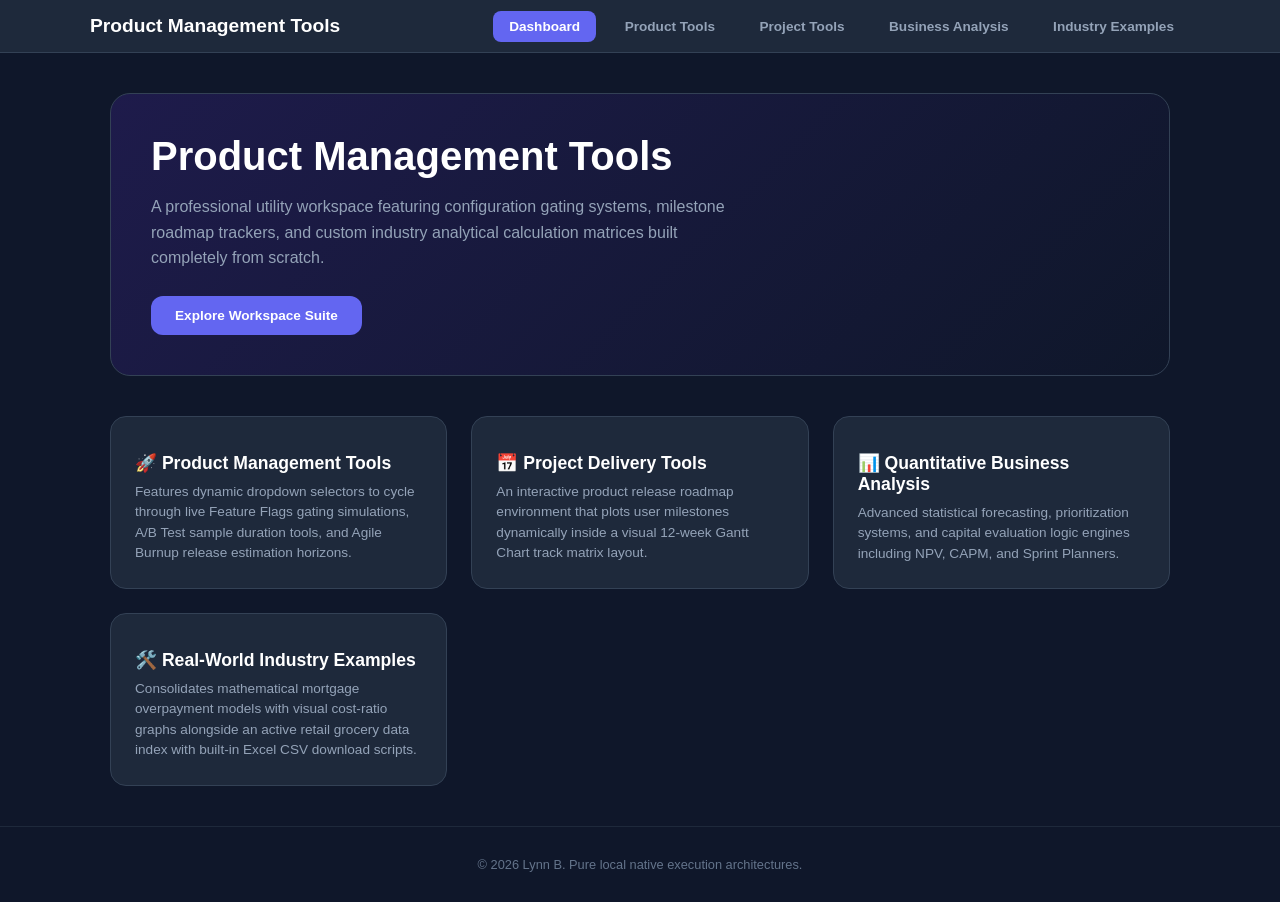
<file: index.html>
<!DOCTYPE html>
<html lang="en">
<head>
    <meta charset="UTF-8">
    <meta name="viewport" content="width=device-width, initial-scale=1.0">
    <title>Lynn's Portfolio | Dashboard</title>
    <link rel="stylesheet" href="style.css">
</head>
<body>
    <header>
        <div class="nav-container">
            <div class="logo">Product Management Tools</div>
            <nav>
                <a href="index.html" class="active">Dashboard</a>
                <a href="pm-tools.html">Product Tools</a>
                <a href="projects.html">Project Tools</a>
                <a href="analysis.html">Business Analysis</a>
                <a href="examples.html">Industry Examples</a>
            </nav>
        </div>
    </header>
    <main>
        <div class="hero">
            <h1>Product Management Tools</h1>
            <p>A professional utility workspace featuring configuration gating systems, milestone roadmap trackers, and custom industry analytical calculation matrices built completely from scratch.</p>
            <a href="pm-tools.html" class="btn btn-primary">Explore Workspace Suite</a>
        </div>
        <div class="grid">
            <a href="pm-tools.html" class="card">
                <h3>🚀 Product Management Tools</h3>
                <p>Features dynamic dropdown selectors to cycle through live Feature Flags gating simulations, A/B Test sample duration tools, and Agile Burnup release estimation horizons.</p>
            </a>
            <a href="projects.html" class="card">
                <h3>📅 Project Delivery Tools</h3>
                <p>An interactive product release roadmap environment that plots user milestones dynamically inside a visual 12-week Gantt Chart track matrix layout.</p>
            </a>
            <a href="analysis.html" class="card">
                <h3>📊 Quantitative Business Analysis</h3>
                <p>Advanced statistical forecasting, prioritization systems, and capital evaluation logic engines including NPV, CAPM, and Sprint Planners.</p>
            </a>
            <a href="examples.html" class="card">
                <h3>🛠️ Real-World Industry Examples</h3>
                <p>Consolidates mathematical mortgage overpayment models with visual cost-ratio graphs alongside an active retail grocery data index with built-in Excel CSV download scripts.</p>
            </a>
        </div>
    </main>
    <footer>&copy; 2026 Lynn B. Pure local native execution architectures.</footer>
</body>
</html>
</file>
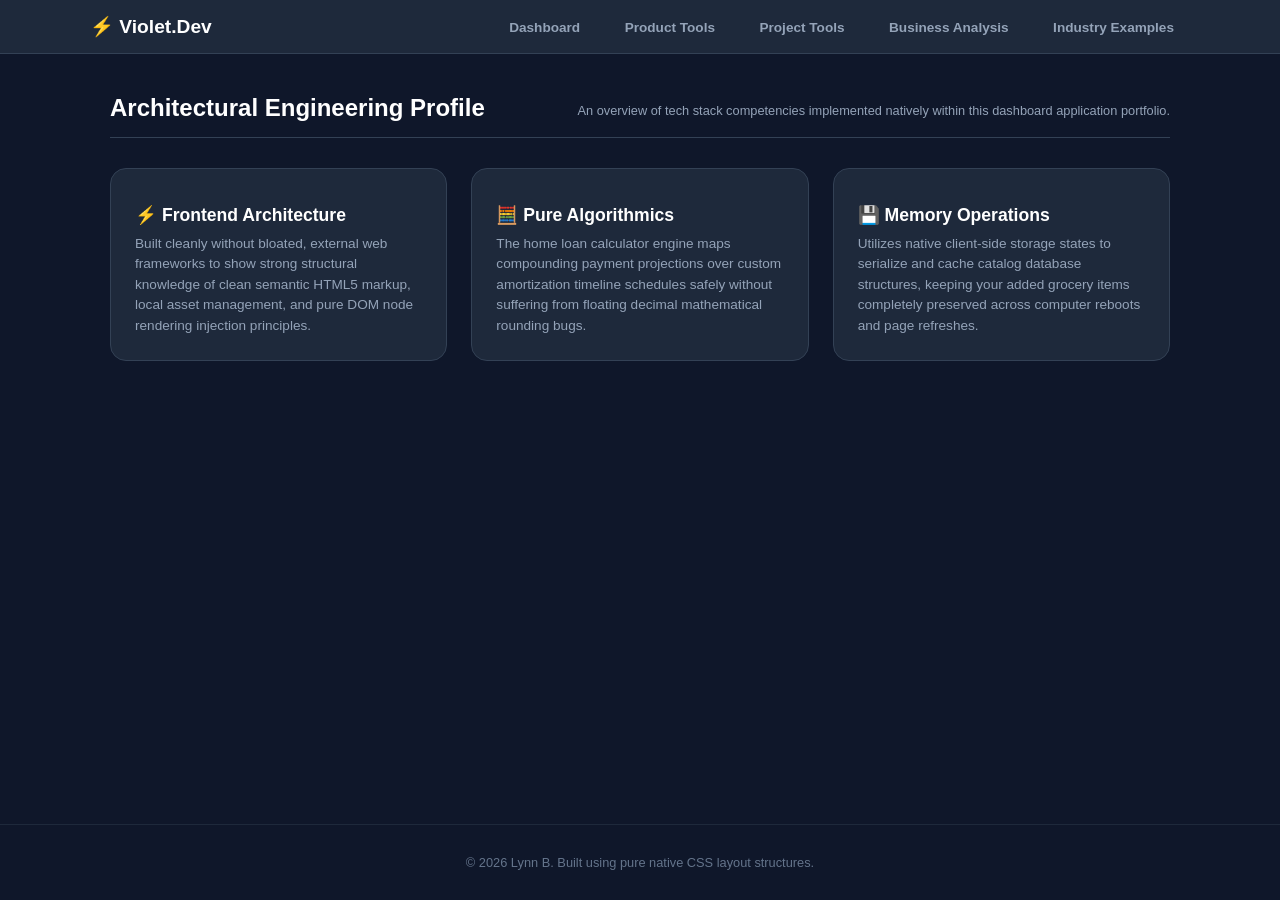
<file: about.html>
<!DOCTYPE html>
<html lang="en">
<head>
    <meta charset="UTF-8">
    <meta name="viewport" content="width=device-width, initial-scale=1.0">
    <title>Lynn's Portfolio | About Me</title>
     <link rel="stylesheet" href="style.css">
        <!-- PWA Installation Assets -->
    <link rel="manifest" href="manifest.json">
    <script>
        if ('serviceWorker' in navigator) {
            navigator.serviceWorker.register('sw.js');
        }
    </script>

</head>
<body>
    <header>
        <div class="nav-container">
            <div class="logo">⚡ Violet.Dev</div>
           <nav class="flex space-x-2 bg-slate-800/60 p-1 rounded-xl border border-slate-700/50 text-xs font-bold">
    <a href="index.html">Dashboard</a>
    <a href="pm-tools.html">Product Tools</a>
    <a href="projects.html">Project Tools</a>
    <a href="analysis.html">Business Analysis</a>
    <a href="examples.html">Industry Examples</a>
</nav>
        </div>
    </header>
    <main>
        <div class="title-block">
            <h2>Architectural Engineering Profile</h2>
            <p>An overview of tech stack competencies implemented natively within this dashboard application portfolio.</p>
        </div>
        <div class="grid">
            <div class="card">
                <h3>⚡ Frontend Architecture</h3>
                <p>Built cleanly without bloated, external web frameworks to show strong structural knowledge of clean semantic HTML5 markup, local asset management, and pure DOM node rendering injection principles.</p>
            </div>
            <div class="card">
                <h3>🧮 Pure Algorithmics</h3>
                <p>The home loan calculator engine maps compounding payment projections over custom amortization timeline schedules safely without suffering from floating decimal mathematical rounding bugs.</p>
            </div>
            <div class="card">
                <h3>💾 Memory Operations</h3>
                <p>Utilizes native client-side storage states to serialize and cache catalog database structures, keeping your added grocery items completely preserved across computer reboots and page refreshes.</p>
            </div>
        </div>
    </main>
    <footer>&copy; 2026 Lynn B. Built using pure native CSS layout structures.</footer>
</body>
</html>
</file>
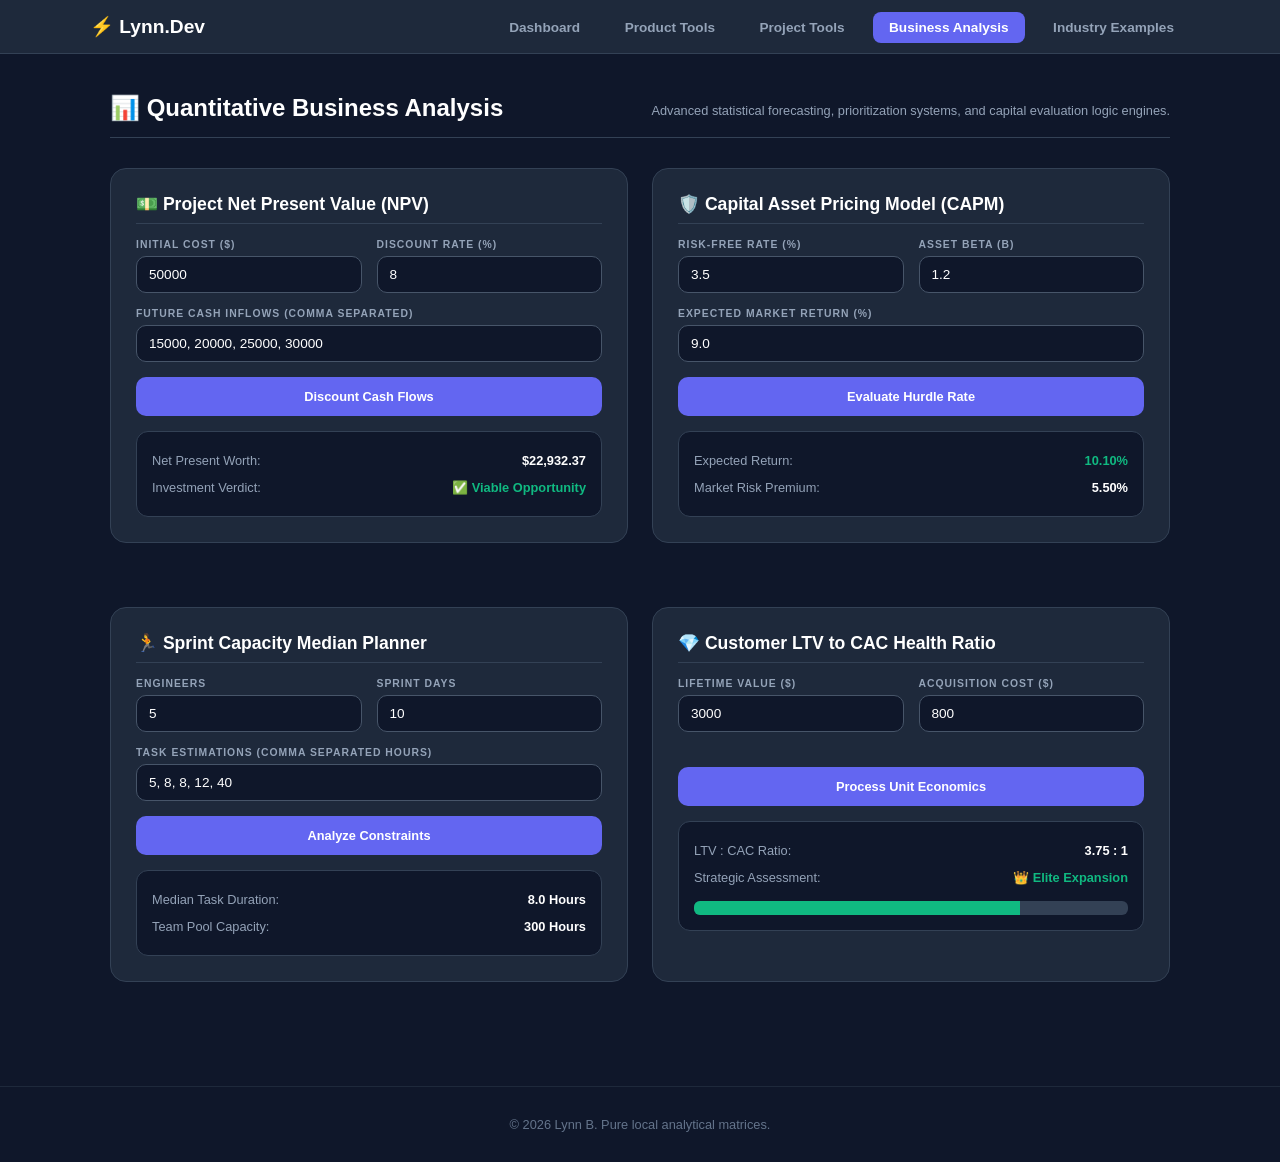
<file: analysis.html>
<!DOCTYPE html>
<html lang="en">
<head>
    <meta charset="UTF-8">
    <meta name="viewport" content="width=device-width, initial-scale=1.0">
    <title>Lynn's Portfolio | Business Analysis</title>
    <link rel="stylesheet" href="style.css">
</head>
<body>
    <header>
        <div class="nav-container">
            <div class="logo">⚡ Lynn.Dev</div>
            <nav>
                <a href="index.html">Dashboard</a>
                <a href="pm-tools.html">Product Tools</a>
                <a href="projects.html">Project Tools</a>
                <a href="analysis.html" class="active">Business Analysis</a>
                <a href="examples.html">Industry Examples</a>
            </nav>
        </div>
    </header>
    <main>
        <div class="title-block">
            <h2>📊 Quantitative Business Analysis</h2>
            <p>Advanced statistical forecasting, prioritization systems, and capital evaluation logic engines.</p>
        </div>

        <div class="grid-two-col">
            <!-- WIDGET 1: NPV -->
            <div class="section-block">
                <h3>💵 Project Net Present Value (NPV)</h3>
                <div class="form-row">
                    <div class="form-group"><label>Initial Cost ($)</label><input type="number" id="npvInitial" value="50000"></div>
                    <div class="form-group"><label>Discount Rate (%)</label><input type="number" id="npvRate" value="8" step="0.1"></div>
                </div>
                <div class="form-group"><label>Future Cash Inflows (Comma Separated)</label><input type="text" id="npvFlows" value="15000, 20000, 25000, 30000"></div>
                <button onclick="calculateNPV()" class="calc-btn">Discount Cash Flows</button>
                <div class="result-display">
                    <div class="result-row"><div class="lbl">Net Present Worth:</div><div id="npvOutput" class="val">$0.00</div></div>
                    <div class="result-row"><div class="lbl">Investment Verdict:</div><div id="npvVerdict" class="val">-</div></div>
                </div>
            </div>

            <!-- WIDGET 2: CAPM -->
            <div class="section-block">
                <h3>🛡️ Capital Asset Pricing Model (CAPM)</h3>
                <div class="form-row">
                    <div class="form-group"><label>Risk-Free Rate (%)</label><input type="number" id="capmRiskFree" value="3.5" step="0.1"></div>
                    <div class="form-group"><label>Asset Beta (β)</label><input type="number" id="capmBeta" value="1.2" step="0.01"></div>
                </div>
                <div class="form-group"><label>Expected Market Return (%)</label><input type="number" id="capmMarket" value="9.0" step="0.1"></div>
                <button onclick="calculateCAPM()" class="calc-btn">Evaluate Hurdle Rate</button>
                <div class="result-display">
                    <div class="result-row"><div class="lbl">Expected Return:</div><div id="capmOutput" class="val" style="color:#10b981;">0.00%</div></div>
                    <div class="result-row"><div class="lbl">Market Risk Premium:</div><div id="mrpOutput" class="val">0.00%</div></div>
                </div>
            </div>
        </div>

        <div class="grid-two-col">
            <!-- WIDGET 3: SPRINT ESTIMATION -->
            <div class="section-block">
                <h3>🏃 Sprint Capacity Median Planner</h3>
                <div class="form-row">
                    <div class="form-group"><label>Engineers</label><input type="number" id="teamSize" value="5"></div>
                    <div class="form-group"><label>Sprint Days</label><input type="number" id="sprintDays" value="10"></div>
                </div>
                <div class="form-group"><label>Task Estimations (Comma Separated Hours)</label><input type="text" id="taskEstimates" value="5, 8, 8, 12, 40"></div>
                <button onclick="calculateSprint()" class="calc-btn">Analyze Constraints</button>
                <div class="result-display">
                    <div class="result-row"><div class="lbl">Median Task Duration:</div><div id="medianOutput" class="val">0 Hours</div></div>
                    <div class="result-row"><div class="lbl">Team Pool Capacity:</div><div id="capacityOutput" class="val">0 Hours</div></div>
                </div>
            </div>

            <!-- WIDGET 4: LTV / CAC GAUGE -->
            <div class="section-block">
                <h3>💎 Customer LTV to CAC Health Ratio</h3>
                <div class="form-row">
                    <div class="form-group"><label>Lifetime Value ($)</label><input type="number" id="ltvValue" value="3000"></div>
                    <div class="form-group"><label>Acquisition Cost ($)</label><input type="number" id="cacValue" value="800"></div>
                </div>
                <button onclick="calculateLTV()" class="calc-btn" style="margin-top:20px;">Process Unit Economics</button>
                <div class="result-display">
                    <div class="result-row"><div class="lbl">LTV : CAC Ratio:</div><div id="ratioOutput" class="val">0.00 : 1</div></div>
                    <div class="result-row"><div class="lbl">Strategic Assessment:</div><div id="healthOutput" class="val">-</div></div>
                    <div class="gauge-container"><div id="gaugeBar" class="gauge-bar"></div></div>
                </div>
            </div>
        </div>
    </main>
    <footer>&copy; 2026 Lynn B. Pure local analytical matrices.</footer>

    <script>
        function calculateSprint() {
            const team = parseInt(document.getElementById('teamSize').value) || 0;
            const days = parseInt(document.getElementById('sprintDays').value) || 0;
            const arr = document.getElementById('taskEstimates').value.split(',').map(x => parseFloat(x.trim())).filter(x => !isNaN(x)).sort((a, b) => a - b);
            const totalCapacityPool = team * days * 6;
            if(arr.length === 0) return;
            let median = 0; const mid = Math.floor(arr.length / 2);
            if(arr.length % 2 !== 0) { median = arr[mid]; } else { median = (arr[mid - 1] + arr[mid]) / 2; }
            document.getElementById('medianOutput').textContent = median.toFixed(1) + ' Hours';
            document.getElementById('capacityOutput').textContent = totalCapacityPool + ' Hours';
        }

        function calculateLTV() {
            const ltv = parseFloat(document.getElementById('ltvValue').value) || 0;
            const cac = parseFloat(document.getElementById('cacValue').value) || 1;
            const ratio = ltv / cac;
            document.getElementById('ratioOutput').textContent = ratio.toFixed(2) + ' : 1';
            const bar = document.getElementById('gaugeBar'); const status = document.getElementById('healthOutput');
            bar.style.width = Math.min((ratio / 5) * 100, 100) + '%';
if(ratio < 1.0) { status.textContent = '⚠️ Distressed'; status.style.color = '#ef4444'; bar.style.backgroundColor = '#ef4444'; }else if(ratio >= 1.0 && ratio < 3.0) { status.textContent = '⚖️ Sub-Optimal'; status.style.color = '#f59e0b'; bar.style.backgroundColor = '#f59e0b'; }else { status.textContent = '👑 Elite Expansion'; status.style.color = '#10b981'; bar.style.backgroundColor = '#10b981'; }}function calculateNPV() {const initial = parseFloat(document.getElementById('npvInitial').value) || 0;const rate = (parseFloat(document.getElementById('npvRate').value) || 0) / 100;const flows = document.getElementById('npvFlows').value.split(',').map(x => parseFloat(x.trim())).filter(x => !isNaN(x));let npv = -initial;for(let t = 0; t < flows.length; t++) { npv += flows[t] / Math.pow(1 + rate, t + 1); }document.getElementById('npvOutput').textContent = (npv >= 0 ? '$' : '-$') + Math.abs(npv).toLocaleString(undefined, {minimumFractionDigits: 2, maximumFractionDigits: 2});const verdict = document.getElementById('npvVerdict');if(npv > 0) { verdict.textContent = '✅ Viable Opportunity'; verdict.style.color = '#10b981'; }else { verdict.textContent = '❌ Value Destructive'; verdict.style.color = '#ef4444'; }}function calculateCAPM() {const rf = (parseFloat(document.getElementById('capmRiskFree').value) || 0) / 100;const beta = parseFloat(document.getElementById('capmBeta').value) || 0;const rm = (parseFloat(document.getElementById('capmMarket').value) || 0) / 100;const mrp = rm - rf;document.getElementById('capmOutput').textContent = ((rf + (beta * mrp)) * 100).toFixed(2) + '%';document.getElementById('mrpOutput').textContent = (mrp * 100).toFixed(2) + '%';}window.onload = function() { calculateSprint(); calculateLTV(); calculateNPV(); calculateCAPM(); }
    </script>
</body>
</html>
</file>
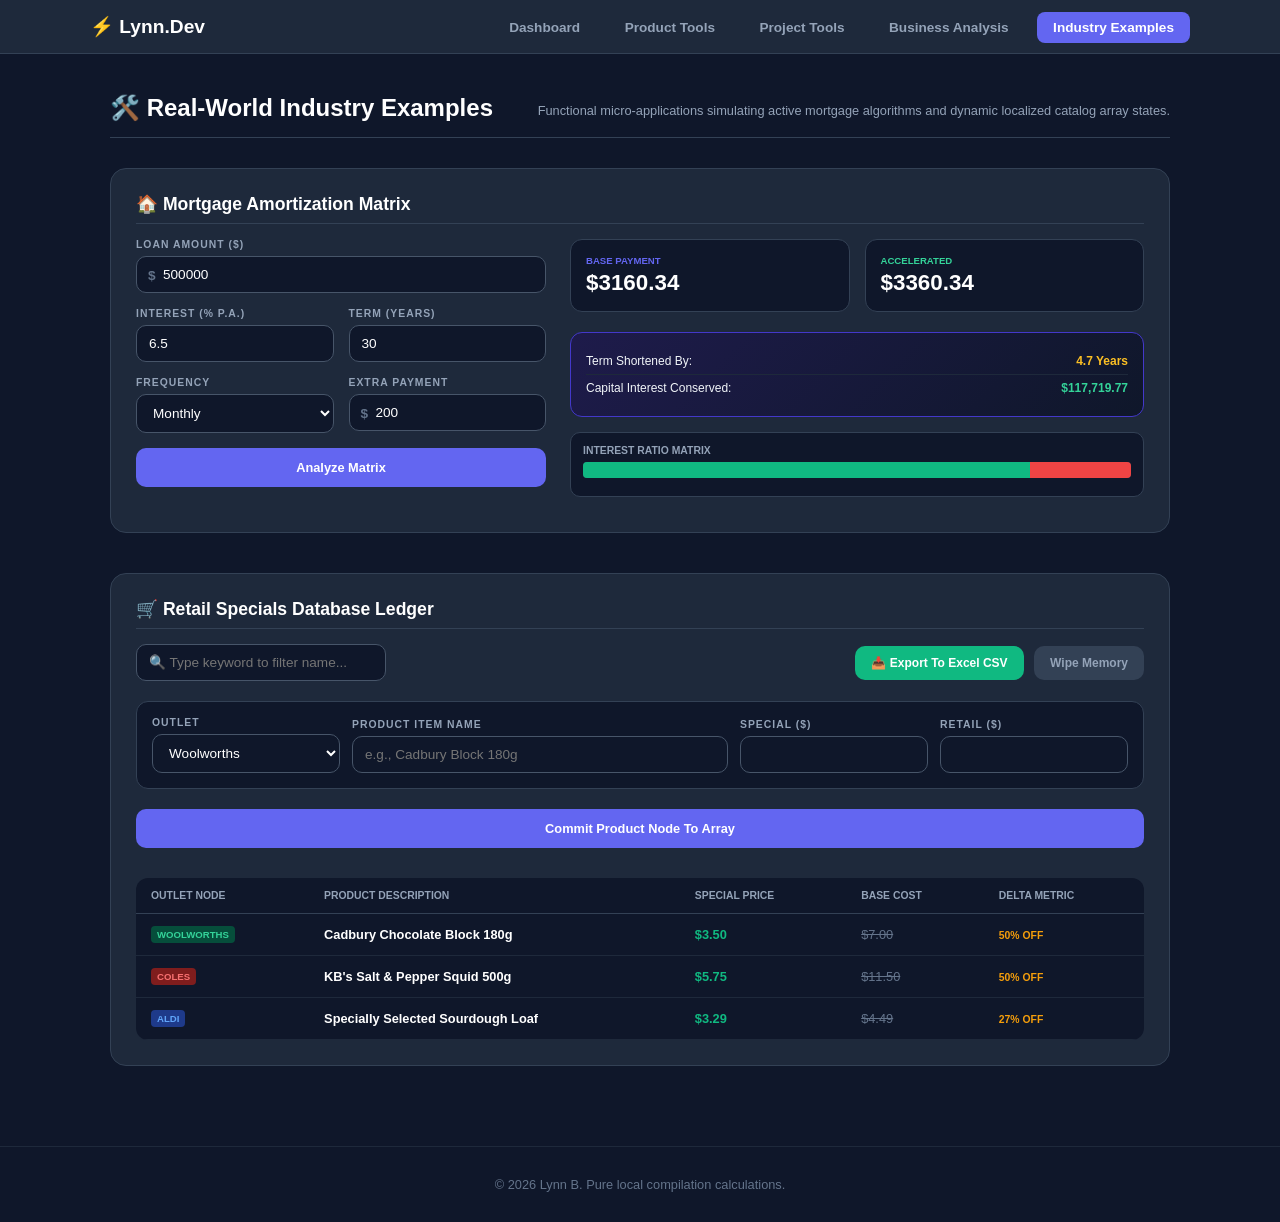
<file: examples.html>
<!DOCTYPE html>
<html lang="en">
<head>
    <meta charset="UTF-8">
    <meta name="viewport" content="width=device-width, initial-scale=1.0">
    <title>Lynn's Portfolio | Industry Examples</title>
    <link rel="stylesheet" href="style.css">
</head>
<body>
    <header>
        <div class="nav-container">
            <div class="logo">⚡ Lynn.Dev</div>
            <nav>
                <a href="index.html">Dashboard</a>
                <a href="pm-tools.html">Product Tools</a>
                <a href="projects.html">Project Tools</a>
                <a href="analysis.html">Business Analysis</a>
                <a href="examples.html" class="active">Industry Examples</a>
            </nav>
        </div>
    </header>
    <main>
        <div class="title-block">
            <h2>🛠️ Real-World Industry Examples</h2>
            <p>Functional micro-applications simulating active mortgage algorithms and dynamic localized catalog array states.</p>
        </div>

        <!-- LOANS MATRIX -->
        <div class="section-block">
            <h3>🏠 Mortgage Amortization Matrix</h3>
            <div class="grid-calc">
                <div>
                    <div class="form-group"><label>Loan Amount ($)</label><div class="input-wrapper"><span>$</span><input type="number" id="loanAmount" value="500000" class="has-symbol"></div></div>
                    <div class="form-row">
                        <div class="form-group"><label>Interest (% p.a.)</label><input type="number" id="interestRate" value="6.5" step="0.01"></div>
                        <div class="form-group"><label>Term (Years)</label><input type="number" id="loanTerm" value="30"></div>
                    </div>
                    <div class="form-row">
                        <div class="form-group"><label>Frequency</label><select id="frequency"><option value="12">Monthly</option><option value="26">Fortnightly</option></select></div>
                        <div class="form-group"><label>Extra Payment</label><div class="input-wrapper"><span>$</span><input type="number" id="extraPayment" value="200" class="has-symbol"></div></div>
                    </div>
                    <button onclick="calculateLoan()" class="calc-btn">Analyze Matrix</button>
                </div>
                <div style="display: flex; flex-direction: column; justify-content: space-between;">
                    <div class="results-box">
                        <div class="result-card"><span>Base Payment</span><div id="baseRepaymentResult" class="value">$0.00</div></div>
                        <div class="result-card"><span style="color:#34d399;">Accelerated</span><div id="totalRepaymentResult" class="value">$0.00</div></div>
                    </div>
                    <div class="impact-box">
                        <div class="impact-row" style="border:none;"><span class="lbl">Term Shortened By:</span><span id="timeSaved" class="val" style="color:#fbbf24;">0 Years</span></div>
                        <div class="impact-row"><span class="lbl">Capital Interest Conserved:</span><span id="interestSaved" class="val">$0.00</span></div>
                    </div>
                    <div style="background:#0f172a; border:1px solid #334155; padding:12px; border-radius:10px; margin-bottom:10px;">
                        <span style="font-size:0.65rem; color:#94a3b8; text-transform:uppercase; font-weight:700; display:block; margin-bottom:6px;">Interest Ratio Matrix</span>
                        <div class="bar-container"><div id="barExtra" class="bar-extra" style="width:50%;"></div><div id="barBase" class="bar-base" style="width:50%;"></div></div>
                    </div>
                </div>
            </div>
        </div>

        <!-- GROCERIES LEDGER -->
        <div class="section-block">
            <h3>🛒 Retail Specials Database Ledger</h3>
            <div class="retail-toolbar">
                <div class="form-group" style="margin:0; width: 250px;"><input type="text" id="tableSearch" placeholder="🔍 Type keyword to filter name..." onkeyup="renderGroceryTable()"></div>
                <div>
                    <button onclick="exportToCSV()" style="background:#10b981; border:none; color:#fff; font-weight:700; font-size:0.75rem; padding:10px 16px; border-radius:10px; cursor:pointer;">📥 Export To Excel CSV</button>
                    <button onclick="clearSavedGroceries()" style="background:#334155; border:none; color:#94a3b8; font-weight:700; font-size:0.75rem; padding:10px 16px; border-radius:10px; cursor:pointer; margin-left:6px;">Wipe Memory</button>
                </div>
            </div>

            <div class="retail-form">
                <div class="form-group" style="margin:0;"><label>Outlet</label><select id="newStore"><option>Woolworths</option><option>Coles</option><option>Aldi</option></select></div>
                <div class="form-group" style="margin:0;"><label>Product Item Name</label><input type="text" id="newItemName" placeholder="e.g., Cadbury Block 180g"></div>
                <div class="form-group" style="margin:0;"><label>Special ($)</label><input type="number" id="newSpecialPrice" step="0.01"></div>
                <div class="form-group" style="margin:0;"><label>Retail ($)</label><input type="number" id="newNormalPrice" step="0.01"></div>
            </div>
            <button onclick="addNewSpecialItem()" class="calc-btn" style="margin-bottom:20px;">Commit Product Node To Array</button>

            <table style="width:100%;">
                <thead><tr><th>Outlet Node</th><th>Product Description</th><th>Special Price</th><th>Base Cost</th><th>Delta Metric</th></tr></thead>
                <tbody id="groceryTableBody"></tbody>
            </table>
        </div>
    </main>
    <footer>&copy; 2026 Lynn B. Pure local compilation calculations.</footer>

    <script>
        function calculateLoan() {
            const P = parseFloat(document.getElementById('loanAmount').value) || 0;
            const annualRate = (parseFloat(document.getElementById('interestRate').value) || 0) / 100;
            const totalYears = parseFloat(document.getElementById('loanTerm').value) || 0;
            const n = parseInt(document.getElementById('frequency').value);
            const extra = parseFloat(document.getElementById('extraPayment').value) || 0;
            if (P <= 0 || annualRate <= 0) return;

            const r = annualRate / n; const totalPayments = totalYears * n;
            const basePayment = (P * r * Math.pow(1 + r, totalPayments)) / (Math.pow(1 + r, totalPayments) - 1);
            document.getElementById('baseRepaymentResult').textContent = '$' + basePayment.toFixed(2);
            document.getElementById('totalRepaymentResult').textContent = '$' + (basePayment + extra).toFixed(2);

            let balanceBase = P, balanceExtra = P, totalInterestBase = 0, totalInterestExtra = 0, basePeriods = 0, extraPeriods = 0;
            while (balanceBase > 0 && basePeriods < 1200) { let i = balanceBase * r; totalInterestBase += i; balanceBase = balanceBase + i - basePayment; basePeriods++; }
            while (balanceExtra > 0 && extraPeriods < 1200) { let i = balanceExtra * r; totalInterestExtra += i; let pay = Math.min(basePayment + extra, balanceExtra + i); balanceExtra = balanceExtra + i - pay; extraPeriods++; }

            const interestSaved = Math.max(0, totalInterestBase - totalInterestExtra);
            document.getElementById('interestSaved').textContent = '$' + interestSaved.toLocaleString(undefined, {minimumFractionDigits: 2, maximumFractionDigits: 2});
            document.getElementById('timeSaved').textContent = ((basePeriods - extraPeriods) / n).toFixed(1) + ' Years';

            const pctExtra = totalInterestBase > 0 ? (totalInterestExtra / totalInterestBase) * 100 : 0;
            document.getElementById('barExtra').style.width = pctExtra + '%';
            document.getElementById('barBase').style.width = (100 - pctExtra) + '%';
        }

        const defaultGroceryData = [
            { store: 'Woolworths', item: 'Cadbury Chocolate Block 180g', specialPrice: 3.50, normalPrice: 7.00 },
            { store: 'Coles', item: 'KB\'s Salt & Pepper Squid 500g', specialPrice: 5.75, normalPrice: 11.50 },
            { store: 'Aldi', item: 'Specially Selected Sourdough Loaf', specialPrice: 3.29, normalPrice: 4.49 }
        ];
        let groceryData = JSON.parse(localStorage.getItem('violet_portfolio_groceries')) || defaultGroceryData;

        function renderGroceryTable() {
            const tbody = document.getElementById('groceryTableBody');
            const searchKeyword = document.getElementById('tableSearch').value.toLowerCase();
            tbody.innerHTML = '';
            groceryData.forEach(item => {
                if (item.item.toLowerCase().indexOf(searchKeyword) === -1) return;
                const savingsPct = (((item.normalPrice - item.specialPrice) / item.normalPrice) * 100).toFixed(0);
                let cls = 'badge-generic';
                if (item.store === 'Woolworths') cls = 'badge-woolworths';
                if (item.store === 'Coles') cls = 'badge-coles';
                if (item.store === 'Aldi') cls = 'badge-aldi';
                const row = '<tr>' +
                    '<td><span class="badge ' + cls + '">' + item.store + '</span></td>' +
                    '<td style="font-weight:700; color:#fff;">' + item.item + '</td>' +
                    '<td style="color:#10b981; font-weight:700;">$' + item.specialPrice.toFixed(2) + '</td>' +
                    '<td style="color:#64748b; text-decoration:line-through;">$' + item.normalPrice.toFixed(2) + '</td>' +
                    '<td><span class="discount-tag">' + savingsPct + '% OFF</span></td>' +
                    '</tr>';
                tbody.insertAdjacentHTML('beforeend', row);
            });
        }

        function addNewSpecialItem() {
            const store = document.getElementById('newStore').value;
const item = document.getElementById('newItemName').value.trim();const specialPrice = parseFloat(document.getElementById('newSpecialPrice').value);const normalPrice = parseFloat(document.getElementById('newNormalPrice').value);if (!item || isNaN(specialPrice) || isNaN(normalPrice)) { alert('Fill values.'); return; }groceryData.unshift({ store, item, specialPrice, normalPrice });localStorage.setItem('violet_portfolio_groceries', JSON.stringify(groceryData));renderGroceryTable();document.getElementById('newItemName').value = '';document.getElementById('newSpecialPrice').value = '';document.getElementById('newNormalPrice').value = '';}function exportToCSV() {let csvContent = "data:text/csv;charset=utf-8,Outlet,Product Name,Special Price,Regular Price,Discount Percentage\n";groceryData.forEach(r => {const pct = (((r.normalPrice - r.specialPrice) / r.normalPrice) * 100).toFixed(0) + "%";csvContent += '"' + r.store + '","' + r.item + '","$' + r.specialPrice.toFixed(2) + '","$' + r.normalPrice.toFixed(2) + '","' + pct + '"\n';});const encodedUri = encodeURI(csvContent); const link = document.createElement("a");link.setAttribute("href", encodedUri); link.setAttribute("download", "violet_retail_specials_report.csv");document.body.appendChild(link); link.click(); document.body.removeChild(link);}function clearSavedGroceries() {if(confirm('Wipe cache?')) { localStorage.removeItem('violet_portfolio_groceries'); groceryData = [...defaultGroceryData]; renderGroceryTable(); }}window.onload = function() { calculateLoan(); renderGroceryTable(); }
    </script>
</body>
</html>
</file>
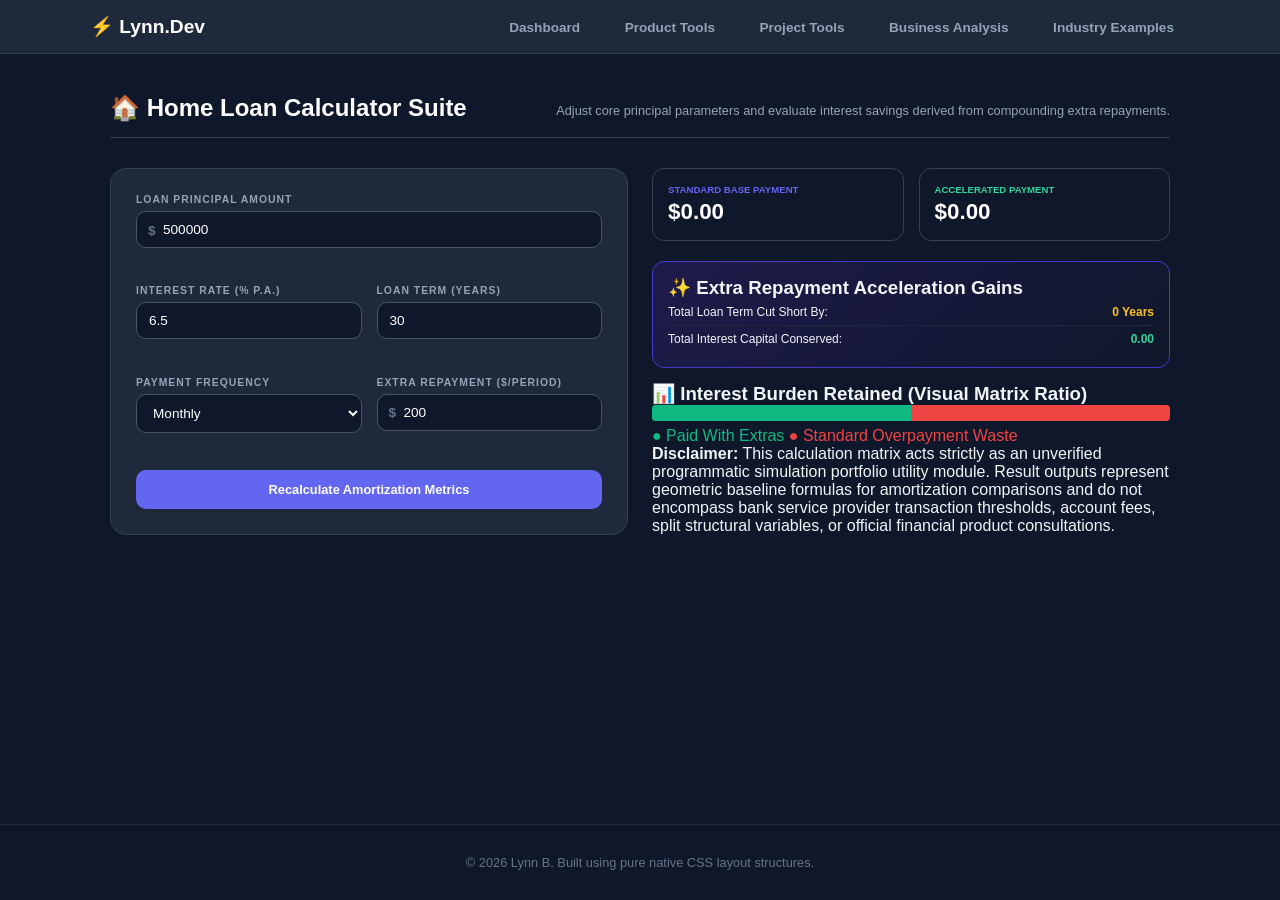
<file: loans.html>
<!DOCTYPE html>
<html lang="en">
<head>
    <meta charset="UTF-8">
    <meta name="viewport" content="width=device-width, initial-scale=1.0">
    <title>Lynn's Portfolio | Home Loans</title>
    <link rel="manifest" href="manifest.json">
     <link rel="stylesheet" href="style.css">
</head>
<body>
    <header>
        <div class="nav-container">
            <div class="logo">⚡ Lynn.Dev</div>
            <nav class="flex space-x-2 bg-slate-800/60 p-1 rounded-xl border border-slate-700/50 text-xs font-bold">
    <a href="index.html">Dashboard</a>
    <a href="pm-tools.html">Product Tools</a>
    <a href="projects.html">Project Tools</a>
    <a href="analysis.html">Business Analysis</a>
    <a href="examples.html">Industry Examples</a>
</nav>
        </div>
    </header>
    <main>
        <div class="title-block">
            <h2>🏠 Home Loan Calculator Suite</h2>
            <p>Adjust core principal parameters and evaluate interest savings derived from compounding extra repayments.</p>
        </div>
        <div class="grid">
            <div class="panel">
                <div class="form-group">
                    <label>Loan Principal Amount</label>
                    <div class="input-wrapper">
                        <span>$</span>
                        <input type="number" id="loanAmount" value="500000" class="has-symbol">
                    </div>
                </div>
                <div class="form-row">
                    <div class="form-group">
                        <label>Interest Rate (% p.a.)</label>
                        <input type="number" id="interestRate" value="6.5" step="0.01">
                    </div>
                    <div class="form-group">
                        <label>Loan Term (Years)</label>
                        <input type="number" id="loanTerm" value="30">
                    </div>
                </div>
                <div class="form-row">
                    <div class="form-group">
                        <label>Payment Frequency</label>
                        <select id="frequency">
                            <option value="12">Monthly</option>
                            <option value="26">Fortnightly</option>
                        </select>
                    </div>
                    <div class="form-group">
                        <label>Extra Repayment ($/period)</label>
                        <div class="input-wrapper">
                            <span>$</span>
                            <input type="number" id="extraPayment" value="200" class="has-symbol">
                        </div>
                    </div>
                </div>
                <button onclick="calculateLoan()" class="calc-btn">Recalculate Amortization Metrics</button>
            </div>
            <div style="display: flex; flex-direction: column; justify-content: flex-start;">
                <div class="results-box">
                    <div class="result-card">
                        <span>Standard Base Payment</span>
                        <div id="baseRepaymentResult" class="value">$0.00</div>
                    </div>
                    <div class="result-card">
                        <span style="color: #34d399;">Accelerated Payment</span>
                        <div id="totalRepaymentResult" class="value">$0.00</div>
                    </div>
                </div>
                <div class="impact-box">
                    <h3>✨ Extra Repayment Acceleration Gains</h3>
                    <div class="impact-row" style="border: none;">
                        <div class="lbl">Total Loan Term Cut Short By:</div>
                        <div id="timeSaved" class="val" style="color: #fbbf24;">0 Years</div>
                    </div>
                    <div class="impact-row">
                        <div class="lbl">Total Interest Capital Conserved:</div>
                        <div id="interestSaved" class="val">0.00</div>
                    </div>
                </div>
                <div class="chart-box">
                    <h3>📊 Interest Burden Retained (Visual Matrix Ratio)</h3>
                    <div class="bar-container">
                        <div id="barExtra" class="bar-extra" style="width: 50%;"></div>
                        <div id="barBase" class="bar-base" style="width: 50%;"></div>
                    </div>
                    <div class="legend">
                        <span style="color: #10b981;">● Paid With Extras</span>
                        <span style="color: #ef4444;">● Standard Overpayment Waste</span>
                    </div>
                </div>
                <div class="disclaimer-box">
                    <strong>Disclaimer:</strong> This calculation matrix acts strictly as an unverified programmatic simulation portfolio utility module. Result outputs represent geometric baseline formulas for amortization comparisons and do not encompass bank service provider transaction thresholds, account fees, split structural variables, or official financial product consultations.
                </div>
            </div>
        </div>
    </main>
    <footer>&copy; 2026 Lynn B. Built using pure native CSS layout structures.</footer>
    <script>
        function calculateLoan() {
            const P = parseFloat(document.getElementById('loanAmount').value);
            const annualRate = parseFloat(document.getElementById('interestRate').value) / 100;
            const totalYears = parseFloat(document.getElementById('loanTerm').value);
            const n = parseInt(document.getElementById('frequency').value);
const extra = parseFloat(document.getElementById('extraPayment').value) || 0;const r = annualRate / n;const totalPayments = totalYears * n;const basePayment = (P * r * Math.pow(1 + r, totalPayments)) / (Math.pow(1 + r, totalPayments) - 1);const totalPaymentWithExtra = basePayment + extra;document.getElementById('baseRepaymentResult').textContent = '$' + basePayment.toFixed(2);document.getElementById('totalRepaymentResult').textContent = '$' + totalPaymentWithExtra.toFixed(2);let balanceBase = P, balanceExtra = P;let totalInterestBase = 0, totalInterestExtra = 0;let basePeriods = 0, extraPeriods = 0;while (balanceBase > 0 && basePeriods < 1200) {let interest = balanceBase * r;totalInterestBase += interest;balanceBase = balanceBase + interest - basePayment;basePeriods++;}while (balanceExtra > 0 && extraPeriods < 1200) {let interest = balanceExtra * r;totalInterestExtra += interest;let currentPayment = Math.min(basePayment + extra, balanceExtra + interest);balanceExtra = balanceExtra + interest - currentPayment;extraPeriods++;}const interestSaved = Math.max(0, totalInterestBase - totalInterestExtra);const periodsSaved = Math.max(0, basePeriods - extraPeriods);const yearsSaved = (periodsSaved / n).toFixed(1);document.getElementById('interestSaved').textContent = '$' + interestSaved.toLocaleString(undefined, {minimumFractionDigits: 2, maximumFractionDigits: 2});document.getElementById('timeSaved').textContent = yearsSaved + ' Years';const pctExtra = totalInterestBase > 0 ? (totalInterestExtra / totalInterestBase) * 100 : 0;document.getElementById('barExtra').style.width = pctExtra + '%';document.getElementById('barBase').style.width = (100 - pctExtra) + '%';}// PWA Activation Handlersif ('serviceWorker' in navigator) {window.addEventListener('load', () => {navigator.serviceWorker.register('sw.js').catch(() => {});});}window.onload = calculateLoan;
    </script>
</body>
</html>
</file>
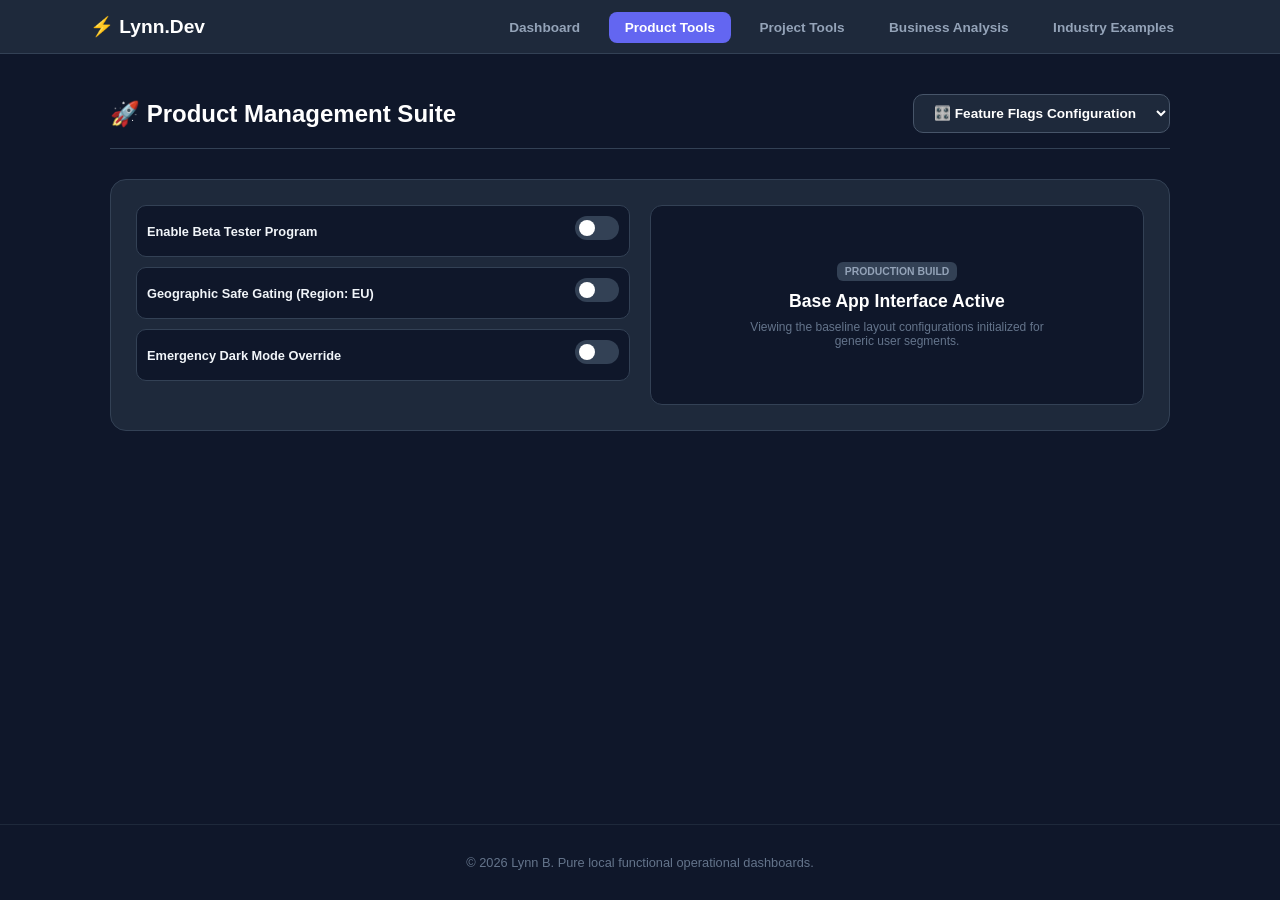
<file: pm-tools.html>
<!DOCTYPE html>
<html lang="en">
<head>
    <meta charset="UTF-8">
    <meta name="viewport" content="width=device-width, initial-scale=1.0">
    <title>Lynn's Portfolio | Product Tools</title>
    <!-- Standalone Style Sheets Node Link -->
    <link rel="stylesheet" href="style.css">
</head>
<body>
    <header>
        <div class="nav-container">
            <div class="logo">⚡ Lynn.Dev</div>
            <nav>
                <a href="index.html">Dashboard</a>
                <a href="pm-tools.html" class="active">Product Tools</a>
                <a href="projects.html">Project Tools</a>
                <a href="analysis.html">Business Analysis</a>
                <a href="examples.html">Industry Examples</a>
            </nav>
        </div>
    </header>
    <main>
        <div class="title-block">
            <div>
                <h2>🚀 Product Management Suite</h2>
            </div>
            <div class="selector-box">
                <select id="toolSelector" onchange="togglePMTool()">
                    <option value="flags">🎛️ Feature Flags Configuration</option>
                    <option value="experiment">🧪 A/B Test Size Calculator</option>
                    <option value="velocity">📈 Burnup Release Forecaster</option>
                </select>
            </div>
        </div>

        <div id="panel-flags" class="tool-panel active">
            <div class="split-box">
                <div>
                    <div class="toggle-row"><span>Enable Beta Tester Program</span><label class="switch"><input type="checkbox" id="flagBeta" onchange="updateFlags()"><span class="slider"></span></label></div>
                    <div class="toggle-row"><span>Geographic Safe Gating (Region: EU)</span><label class="switch"><input type="checkbox" id="flagEU" onchange="updateFlags()"><span class="slider"></span></label></div>
                    <div class="toggle-row"><span>Emergency Dark Mode Override</span><label class="switch"><input type="checkbox" id="flagKill" onchange="updateFlags()"><span class="slider"></span></label></div>
                </div>
                <div class="preview-window" id="appMockPreview">
                    <span id="previewBadge" class="badge-container-meta" style="background: #334155; color: #94a3b8;">Production Build</span>
                    <h4 id="previewTitle" style="font-size: 1.1rem; margin-bottom: 8px; color: #fff;">Base App Interface Active</h4>
                    <p id="previewText" style="color: #64748b; font-size: 0.75rem; max-width: 300px;">Viewing the baseline layout configurations initialized for generic user segments.</p>
                    <div id="euConsentBlock" style="display: none; margin-top: 15px; padding: 8px; border: 1px solid #ef4444; color: #f87171; background: rgba(239,68,68,0.05); font-size: 0.65rem; border-radius: 6px; font-weight: 600;">⚠️ GDPR Compliance Active: Data tunnels safe-gated.</div>
                </div>
            </div>
        </div>

        <div id="panel-experiment" class="tool-panel">
            <div class="split-box">
                <div>
                    <div class="form-group"><label>Daily Webpage Traffic (Unique Users)</label><input type="number" id="abTraffic" value="5000"></div>
                    <div class="form-group"><label>Baseline Conversion Rate (%)</label><input type="number" id="abBaseConv" value="3.0" step="0.1"></div>
                    <div class="form-group"><label>MDE Target (% Target Increase)</label><input type="number" id="abMde" value="10"></div>
                    <button onclick="calculateABSize()" class="btn-calc">Analyze Experiment Horizons</button>
                </div>
                <div style="display: flex; flex-direction: column; justify-content: center;">
                    <div class="result-box">
                        <div class="result-row"><div class="lbl">Required Sample Size (Combined):</div><div id="sampleSizeOutput" class="val" style="color: #fff;">0 Users</div></div>
                        <div class="result-row"><div class="lbl">Minimum Run Duration:</div><div id="durationOutput" class="val" style="color: #fbbf24;">0 Days</div></div>
                    </div>
                </div>
            </div>
        </div>

        <div id="panel-velocity" class="tool-panel">
            <div class="split-box">
                <div>
                    <div class="form-group"><label>Total Backlog Scope (Story Points)</label><input type="number" id="vBacklog" value="180"></div>
                    <div class="form-group"><label>Velocity History (Points Per Week)</label><input type="text" id="vHistory" value="22, 30, 25, 28, 15"></div>
                    <button onclick="calculateVelocity()" class="btn-calc">Project Release Date</button>
                </div>
                <div style="display: flex; flex-direction: column; justify-content: center;">
                    <div class="result-box">
                        <div class="result-row"><div class="lbl">Rolling Speed Average:</div><div id="avgVelocityOutput" class="val" style="color: #fff;">0.0 Points/Wk</div></div>
                        <div class="result-row"><div class="lbl">Estimated Delivery Horizon:</div><div id="weeksOutput" class="val" style="color: #fbbf24;">0.0 Weeks</div></div>
                    </div>
                </div>
            </div>
        </div>
    </main>
    <footer>&copy; 2026 Lynn B. Pure local functional operational dashboards.</footer>

    <script>
        function togglePMTool() {
            const chosen = document.getElementById('toolSelector').value;
            document.querySelectorAll('.tool-panel').forEach(p => p.classList.remove('active'));
            document.getElementById('panel-' + chosen).classList.add('active');
        }

        function updateFlags() {
            const beta = document.getElementById('flagBeta').checked;
            const eu = document.getElementById('flagEU').checked;
            const kill = document.getElementById('flagKill').checked;
            const preview = document.getElementById('appMockPreview');
            const badge = document.getElementById('previewBadge');
            const title = document.getElementById('previewTitle');
            const txt = document.getElementById('previewText');
            const gdpr = document.getElementById('euConsentBlock');

            if (kill) {
                preview.style.background = "#ffffff"; preview.style.borderColor = "#cbd5e1";
                title.style.color = "#0f172a"; txt.style.color = "#475569";
            } else {
                preview.style.background = "#0f172a"; preview.style.borderColor = "#334155";
                title.style.color = "#ffffff"; txt.style.color = "#64748b";
            }
            if (beta) {
                badge.textContent = "Beta Track Group"; badge.style.background = "rgba(99,102,241,0.2)"; badge.style.color = "#818cf8";
                title.textContent = "✨ Next-Gen UI Elements Injected"; txt.textContent = "Viewing newly engineered components restricted to testing group segments.";
            } else {
                badge.textContent = "Production Build"; badge.style.background = "#334155"; badge.style.color = "#94a3b8";
                title.textContent = "Base App Interface Active"; txt.textContent = "Viewing the baseline layout configurations initialized for generic user segments.";
            }
            gdpr.style.display = eu ? "block" : "none";
        }

        function calculateABSize() {
            const N = parseFloat(document.getElementById('abTraffic').value) || 1;
            const p = parseFloat(document.getElementById('abBaseConv').value) / 100;
            const mde = parseFloat(document.getElementById('abMde').value) / 100;
            if (p <= 0 || mde <= 0) return;
            const absoluteEffect = p * mde;
            const requiredSampleSize = Math.ceil((16 * p * (1 - p)) / (absoluteEffect * absoluteEffect));
            document.getElementById('sampleSizeOutput').textContent = requiredSampleSize.toLocaleString() + ' Visitors';
            document.getElementById('durationOutput').textContent = Math.ceil(requiredSampleSize / N) + ' Operational Days';
        }

        function calculateVelocity() {
            const backlog = parseFloat(document.getElementById('vBacklog').value) || 0;
            const speedHistory = document.getElementById('vHistory').value.split(',').map(x => parseFloat(x.trim())).filter(x => !isNaN(x));
            if (speedHistory.length === 0 || backlog <= 0) return;
            const avgVelocity = speedHistory.reduce((acc, curr) => acc + curr, 0) / speedHistory.length;
            document.getElementById('avgVelocityOutput').textContent = avgVelocity.toFixed(1) + ' Points/Wk';
            document.getElementById('weeksOutput').textContent = (backlog / avgVelocity).toFixed(1) + ' Development Weeks';
        }

        window.onload = function() { updateFlags(); calculateABSize(); calculateVelocity(); }
    </script>
</body>
</html>
</file>
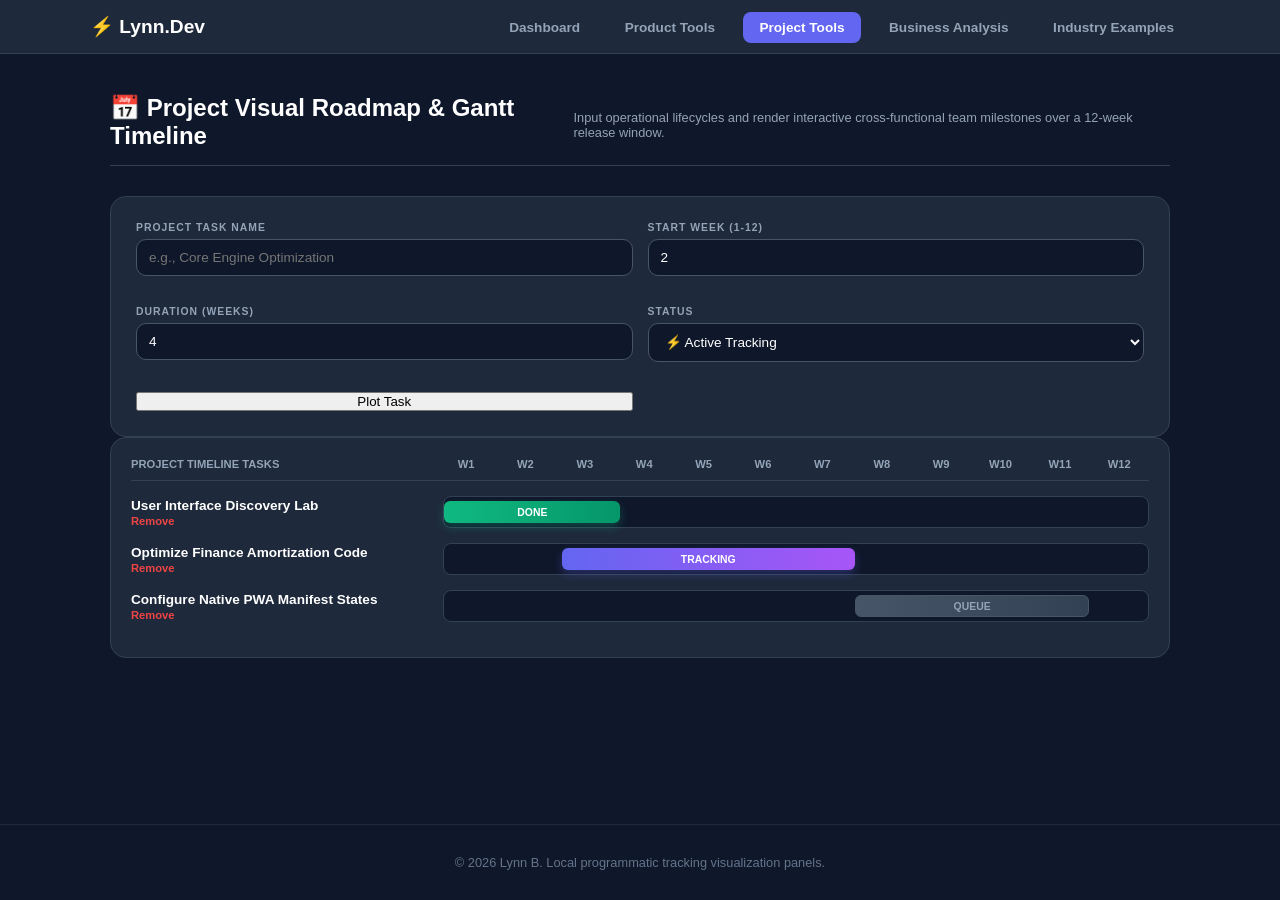
<file: projects.html>
<!DOCTYPE html>
<html lang="en">
<head>
    <meta charset="UTF-8">
    <meta name="viewport" content="width=device-width, initial-scale=1.0">
    <title>Lynn's Portfolio | Project Tracker</title>
    <!-- Standalone Style Sheets Node Link -->
    <link rel="stylesheet" href="style.css">
</head>
<body>
    <header>
        <div class="nav-container">
            <div class="logo">⚡ Lynn.Dev</div>
            <nav>
                <a href="index.html">Dashboard</a>
                <a href="pm-tools.html">Product Tools</a>
                <a href="projects.html" class="active">Project Tools</a>
                <a href="analysis.html">Business Analysis</a>
                <a href="examples.html">Industry Examples</a>
            </nav>
        </div>
    </header>
    <main>
        <div class="title-block">
            <h2>📅 Project Visual Roadmap & Gantt Timeline</h2>
            <p>Input operational lifecycles and render interactive cross-functional team milestones over a 12-week release window.</p>
        </div>

        <div class="panel">
            <div class="form-row">
                <div class="field"><label>Project Task Name</label><input type="text" id="tName" placeholder="e.g., Core Engine Optimization"></div>
                <div class="field"><label>Start Week (1-12)</label><input type="number" id="tStart" value="2" min="1" max="12"></div>
                <div class="field"><label>Duration (Weeks)</label><input type="number" id="tDuration" value="4" min="1" max="12"></div>
                <div class="field">
                    <label>Status</label>
                    <select id="tStatus">
                        <option value="progress">⚡ Active Tracking</option>
                        <option value="complete">✅ Completed</option>
                        <option value="backlog">💤 Backlog Queue</option>
                    </select>
                </div>
                <button onclick="addTaskNode()" class="btn-add">Plot Task</button>
            </div>
        </div>

        <div class="gantt-chart">
            <div class="gantt-header">
                <div>Project Timeline Tasks</div>
                <div class="gantt-timeline-labels">
                    <span>W1</span><span>W2</span><span>W3</span><span>W4</span><span>W5</span><span>W6</span>
                    <span>W7</span><span>W8</span><span>W9</span><span>W10</span><span>W11</span><span>W12</span>
                </div>
            </div>
            <div id="ganttRowsContainer"></div>
        </div>
    </main>
    <footer>&copy; 2026 Lynn B. Local programmatic tracking visualization panels.</footer>

    <script>
        const initialTasks = [
            { name: "User Interface Discovery Lab", start: 1, duration: 3, status: "complete" },
            { name: "Optimize Finance Amortization Code", start: 3, duration: 5, status: "progress" },
            { name: "Configure Native PWA Manifest States", start: 8, duration: 4, status: "backlog" }
        ];

        let projectTasks = JSON.parse(localStorage.getItem('violet_gantt_tasks')) || initialTasks;

        function drawGanttChart() {
            const wrapper = document.getElementById('ganttRowsContainer');
            wrapper.innerHTML = '';

            projectTasks.forEach((task, index) => {
                let startCol = Math.max(1, Math.min(task.start, 12));
                let endCol = Math.max(1, Math.min(startCol + task.duration - 1, 12));
                let spanWidth = (endCol - startCol + 1);

                let leftPct = ((startCol - 1) / 12) * 100;
                let widthPct = (spanWidth / 12) * 100;

                let statusLabel = "TRACKING";
                let statusClass = "";
                if (task.status === 'complete') { statusLabel = "DONE"; statusClass = "complete"; }
                if (task.status === 'backlog') { statusLabel = "QUEUE"; statusClass = "backlog"; }

                const itemTemplate = 
                    '<div class="gantt-row">' +
                        '<div>' +
                            '<div class="task-name">' + task.name + '</div>' +
                            '<button class="del-btn" onclick="removeTaskNode(' + index + ')">Remove</button>' +
                        '</div>' +
                        '<div class="track-bg">' +
                            '<div class="gantt-bar ' + statusClass + '" style="left:' + leftPct + '%; width:' + widthPct + '%;">' +
                                statusLabel +
                            '</div>' +
                        '</div>' +
                    '</div>';

                wrapper.insertAdjacentHTML('beforeend', itemTemplate);
            });
        }

        function addTaskNode() {
            const name = document.getElementById('tName').value.trim();
            const start = parseInt(document.getElementById('tStart').value) || 1;
            const duration = parseInt(document.getElementById('tDuration').value) || 1;
            const status = document.getElementById('tStatus').value;

            if (!name) { alert('Please enter a description task name.'); return; }
            projectTasks.push({ name, start, duration, status });
            localStorage.setItem('violet_gantt_tasks', JSON.stringify(projectTasks));
            drawGanttChart();
            document.getElementById('tName').value = '';
        }

        function removeTaskNode(index) {
            projectTasks.splice(index, 1);
            localStorage.setItem('violet_gantt_tasks', JSON.stringify(projectTasks));
            drawGanttChart();
        }

        window.onload = drawGanttChart;
    </script>
</body>
</html>
</file>
<file: style.css>
* { 
    margin: 0; 
    padding: 0; 
    box-sizing: border-box; 
    font-family: -apple-system, BlinkMacSystemFont, "Segoe UI", Roboto, sans-serif; 
}

body { 
    background: #0f172a; 
    color: #f1f5f9; 
    min-height: 100vh; 
    display: flex; 
    flex-direction: column; 
}

/* --- Structural Navigation Headers Layout --- */
header { 
    background: #1e293b; 
    border-bottom: 1px solid #334155; 
    padding: 15px 30px; 
}

.nav-container { 
    max-width: 1100px; 
    margin: 0 auto; 
    display: flex; 
    justify-content: space-between; 
    align-items: center; 
    width: 100%; 
}

.logo { 
    font-weight: 800; 
    font-size: 1.2rem; 
    color: #fff; 
}

nav a { 
    text-decoration: none; 
    color: #94a3b8; 
    font-size: 0.85rem; 
    font-weight: 600; 
    padding: 8px 16px; 
    margin-left: 8px; 
    border-radius: 8px; 
    transition: 0.2s; 
}

nav a.active { 
    background: #6366f1; 
    color: #fff; 
}

nav a:hover:not(.active) { 
    color: #fff; 
    background: #334155; 
}

/* --- Layout Frame Containers --- */
main { 
    max-width: 1100px; 
    margin: 0 auto; 
    padding: 40px 20px; 
    flex-grow: 1; 
    width: 100%; 
}

.title-block { 
    border-bottom: 1px solid #334155; 
    padding-bottom: 15px; 
    margin-bottom: 30px; 
    display: flex; 
    justify-content: space-between; 
    align-items: center; 
}

.title-block h2 { 
    font-size: 1.5rem; 
    color: #fff; 
}

.title-block p { 
    color: #94a3b8; 
    font-size: 0.8rem; 
    margin-top: 5px; 
}

.grid { 
    display: grid; 
    grid-template-columns: repeat(auto-fit, minmax(300px, 1fr)); 
    gap: 24px; 
}

.grid-calc { 
    display: grid; 
    grid-template-columns: 5fr 7fr; 
    gap: 24px; 
}

.grid-two-col { 
    display: grid; 
    grid-template-columns: 1fr 1fr; 
    gap: 24px; 
    margin-bottom: 24px; 
}

.panel { 
    background: #1e293b; 
    border: 1px solid #334155; 
    border-radius: 16px; 
    padding: 25px; 
    display: flex; 
    flex-direction: column; 
    justify-content: space-between; 
}

.panel h3 { 
    font-size: 0.95rem; 
    color: #fff; 
    margin-bottom: 15px; 
    border-bottom: 1px solid #334155; 
    padding-bottom: 8px; 
}

.section-block { 
    background: #1e293b; 
    border: 1px solid #334155; 
    border-radius: 16px; 
    padding: 25px; 
    margin-bottom: 40px; 
}

.section-block h3 { 
    font-size: 1.1rem; 
    color: #fff; 
    margin-bottom: 15px; 
    border-bottom: 1px solid #334155; 
    padding-bottom: 8px; 
}

/* --- Hero Showcase Section --- */
.hero { 
    background: linear-gradient(135deg, #1e1b4b, #0f172a); 
    border: 1px solid #334155; 
    border-radius: 20px; 
    padding: 40px; 
    margin-bottom: 40px; 
}

.hero h1 { 
    font-size: 2.5rem; 
    margin-bottom: 15px; 
    color: #fff; 
}

.hero p { 
    color: #94a3b8; 
    font-size: 1rem; 
    line-height: 1.6; 
    max-width: 600px; 
    margin-bottom: 25px; 
}

.card { 
    background: #1e293b; 
    border: 1px solid #334155; 
    padding: 24px; 
    border-radius: 16px; 
    text-decoration: none; 
    color: inherit; 
    transition: transform 0.2s, border-color 0.2s; 
}

.card:hover { 
    transform: translateY(-4px); 
    border-color: #6366f1; 
}

.card h3 { 
    font-size: 1.1rem; 
    margin: 12px 0 8px 0; 
    color: #fff; 
}

.card p { 
    color: #94a3b8; 
    font-size: 0.85rem; 
    line-height: 1.5; 
}

/* --- Global Functional Forms & Selection Elements --- */
.form-group, .field { 
    margin-bottom: 15px; 
}

/* This applies to ALL form labels on your site */
label { 
    display: block; 
    font-size: 0.65rem; 
    font-weight: 700; 
    color: #94a3b8; 
    text-transform: uppercase; 
    letter-spacing: 1px; 
    margin-bottom: 6px; 
}

.input-wrapper { 
    position: relative; 
}

.input-wrapper span { 
    position: absolute; 
    left: 12px; 
    top: 50%; 
    transform: translateY(-50%); 
    font-size: 0.85rem; 
    color: #64748b; 
    font-weight: 600; 
}

/* This catch-all applies to ALL input and select elements across all pages */
input, select, textarea, option { 
    width: 100%; 
    background: #0f172a; 
    border: 1px solid #475569; 
    border-radius: 10px; 
    padding: 10px 12px; 
    color: #fff; 
    font-size: 0.85rem; 
    outline: none; 
}

/* Specialized padding rules for the mortgage symbol */
input.has-symbol { 
    padding-left: 26px; 
}

.form-row { 
    display: grid; 
    grid-template-columns: 1fr 1fr; 
    gap: 15px; 
}


.selector-box select { 
    background: #1e293b; 
    color: #fff; 
    border: 1px solid #475569; 
    padding: 10px 16px; 
    border-radius: 10px; 
    font-weight: 700; 
    font-size: 0.85rem; 
    outline: none; 
    cursor: pointer; 
}

/* --- Interactive Action Buttons Layout --- */
.btn { 
    display: inline-block; 
    text-decoration: none; 
    padding: 12px 24px; 
    font-weight: 700; 
    font-size: 0.85rem; 
    border-radius: 12px; 
    margin-right: 12px; 
    transition: 0.2s; 
}

.btn-primary { 
    background: #6366f1; 
    color: #fff; 
}

.btn-primary:hover { 
    background: #4f46e5; 
}

.btn-secondary { 
    background: #1e293b; 
    color: #e2e8f0; 
    border: 1px solid #475569; 
}

.btn-secondary:hover { 
    background: #334155; 
}

.calc-btn { 
    width: 100%; 
    background: #6366f1; 
    color: #fff; 
    border: none; 
    font-weight: 700; 
    font-size: 0.8rem; 
    padding: 12px; 
    border-radius: 10px; 
    cursor: pointer; 
    transition: 0.2s; 
}

.calc-btn:hover { 
    background: #4f46e5; 
}

/* --- Programmatic Tool Panels & Dropdown Tab Logic --- */
.tool-panel { 
    background: #1e293b; 
    border: 1px solid #334155; 
    border-radius: 16px; 
    padding: 25px; 
    display: none; 
}

.tool-panel.active { 
    display: block; 
}

.split-box { 
    display: grid; 
    grid-template-columns: 1fr 1fr; 
    gap: 20px; 
}

/* --- Feature Flags Switch Toggle Graphics --- */
.toggle-row { 
    display: flex; 
    align-items: center; 
    justify-content: space-between; 
    padding: 10px; 
    background: #0f172a; 
    border-radius: 10px; 
    margin-bottom: 10px; 
    border: 1px solid #334155; 
}

.toggle-row span { 
    font-size: 0.8rem; 
    font-weight: 600; 
}

.switch { 
    position: relative; 
    display: inline-block; 
    width: 44px; 
    height: 24px; 
}

.switch input { 
    opacity: 0; 
    width: 0; 
    height: 0; 
}

.slider { 
    position: absolute; 
    cursor: pointer; 
    top: 0; 
    left: 0; 
    right: 0; 
    bottom: 0; 
    background-color: #334155; 
    transition: .3s; 
    border-radius: 24px; 
}

.slider:before { 
    position: absolute; 
    content: ""; 
    height: 16px; 
    width: 16px; 
    left: 4px; 
    bottom: 4px; 
    background-color: white; 
    transition: .3s; 
    border-radius: 50%; 
}

input:checked + .slider { 
    background-color: #6366f1; 
}

input:checked + .slider:before { 
    transform: translateX(20px); 
}

.preview-window { 
    background: #0f172a; 
    border: 1px solid #334155; 
    border-radius: 12px; 
    padding: 20px; 
    min-height: 200px; 
    display: flex; 
    flex-direction: column; 
    justify-content: center; 
    align-items: center; 
    text-align: center; 
}

/* --- Visual Matrix Calculation Output Ratios --- */
.results-box { 
    display: grid; 
    grid-template-columns: 1fr 1fr; 
    gap: 15px; 
    margin-bottom: 20px; 
}

.result-card { 
    background: #0f172a; 
    border: 1px solid #334155; 
    padding: 15px; 
    border-radius: 12px; 
}

.result-card span { 
    font-size: 0.6rem; 
    font-weight: 700; 
    color: #6366f1; 
    display: block; 
    text-transform: uppercase; 
    margin-bottom: 4px; 
}

.result-card .value { 
    font-size: 1.4rem; 
    font-weight: 900; 
    color: #fff; 
}

.result-display { 
    background: #0f172a; 
    border: 1px solid #334155; 
    border-radius: 12px; 
    padding: 15px; 
    margin-top: 15px; 
}

.result-row { 
    display: flex; 
    justify-content: space-between; 
    font-size: 0.8rem; 
    padding: 6px 0; 
}

.result-row .lbl { 
    color: #94a3b8; 
}

.result-row .val { 
    font-weight: 700; 
    color: #fff; 
}

.impact-box { 
    background: linear-gradient(135deg, #1e1b4b, #0f172a); 
    border: 1px solid #4338ca; 
    border-radius: 12px; 
    padding: 15px; 
    margin-bottom: 15px; 
}

.impact-row { 
    display: flex; 
    justify-content: space-between; 
    font-size: 0.75rem; 
    padding: 6px 0; 
    border-top: 1px solid #1e293b; 
}

.impact-row .val { 
    font-weight: 700; 
    color: #34d399; 
}

.gauge-container { 
    background: #334155; 
    border-radius: 6px; 
    height: 14px; 
    overflow: hidden; 
    margin-top: 10px; 
    position: relative; 
}

.gauge-bar { 
    height: 100%; 
    width: 0%; 
    background: #10b981; 
    transition: width 0.3s; 
}

.bar-container { 
    background: #334155; 
    border-radius: 4px; 
    height: 16px; 
    overflow: hidden; 
    margin-bottom: 6px; 
    display: flex; 
}

.bar-extra { 
    background: #10b981; 
    height: 100%; 
    transition: width 0.3s; 
}

.bar-base { 
    background: #ef4444; 
    height: 100%; 
    transition: width 0.3s; 
}

/* --- Project Gantt Chart Progress Bars Framework --- */
.gantt-chart { 
    background: #1e293b; 
    border: 1px solid #334155; 
    border-radius: 16px; 
    padding: 20px; 
    margin-bottom: 30px; 
}

.gantt-header { 
    display: grid; 
    grid-template-columns: 3fr 7fr; 
    border-bottom: 1px solid #334155; 
    padding-bottom: 10px; 
    margin-bottom: 15px; 
    font-size: 0.7rem; 
    font-weight: 700; 
    color: #94a3b8; 
    text-transform: uppercase; 
}

.gantt-timeline-labels { 
    display: grid; 
    grid-template-columns: repeat(12, 1fr); 
    text-align: center; 
}

.gantt-row { 
    display: grid; 
    grid-template-columns: 3fr 7fr; 
    align-items: center; 
    margin-bottom: 15px; 
    gap: 10px; 
}

.task-name { 
    font-size: 0.85rem; 
font-weight: 600;color: #fff;overflow: hidden;text-overflow: ellipsis;white-space: nowrap;}.track-bg {background: #0f172a;border-radius: 8px;height: 32px;width: 100%;position: relative;border: 1px solid #334155;display: grid;grid-template-columns: repeat(12, 1fr);}.gantt-bar {background: linear-gradient(90deg, #6366f1, #a855f7);border-radius: 6px;height: 22px;position: absolute;top: 4px;display: flex;align-items: center;justify-content: center;font-size: 0.65rem;font-weight: 700;color: #fff;box-shadow: 0 4px 10px rgba(99,102,241,0.3);transition: all 0.3s ease;}.gantt-bar.complete {background: linear-gradient(90deg, #10b981, #059669);box-shadow: 0 4px 10px rgba(16,185,129,0.3);}.gantt-bar.backlog {background: linear-gradient(90deg, #475569, #334155);box-shadow: none;border: 1px solid #475569;color: #94a3b8;}.del-btn, .del-btn-milestone {background: transparent;border: none;color: #ef4444;font-size: 0.7rem;font-weight: 700;cursor: pointer;display: block;margin-top: 2px;}/* --- Retail Grid Database Ledgers --- */.retail-toolbar {display: flex;justify-content: space-between;align-items: center;margin-bottom: 20px;gap: 15px;}.retail-form {display: grid;grid-template-columns: 1fr 2fr 1fr 1fr;gap: 12px;align-items: end;background: #0f172a;border: 1px solid #334155;padding: 15px;border-radius: 12px;margin-bottom: 20px;}table {width: 100%;border-collapse: collapse;text-align: left;font-size: 0.8rem;margin-top: 10px;border-radius: 12px;overflow: hidden;}thead tr {background: #0f172a;border-bottom: 1px solid #334155;color: #94a3b8;font-size: 0.65rem;font-weight: 700;text-transform: uppercase;}th, td {padding: 12px 15px;}tbody tr {border-bottom: 1px solid #1e293b;background: #0f172a;}tbody tr:hover {background: #1e293b;}.badge {display: inline-block;font-size: 0.6rem;font-weight: 700;padding: 3px 6px;border-radius: 4px;text-transform: uppercase;}.badge-woolworths { background: #064e3b; color: #34d399; }.badge-coles { background: #7f1d1d; color: #f87171; }.badge-aldi { background: #1e3a8a; color: #60a5fa; }.badge-generic { background: #334155; color: #cbd5e1; }.discount-tag { font-size: 0.65rem; font-weight: 700; color: #f59e0b; }/* --- General Content Elements --- */.badge-container-meta {font-size: 0.65rem;font-weight: 700;padding: 4px 8px;border-radius: 6px;text-transform: uppercase;margin-bottom: 10px;}.disclaimer {font-size: 0.65rem;color: #64748b;line-height: 1.4;text-align: justify;}footer {text-align: center;padding: 30px;font-size: 0.8rem;color: #64748b;border-top: 1px solid #1e293b;margin-top: auto;}/* ==========================================================================FLUID RESPONSIVE DESIGN RULES MEDIA QUERIES========================================================================== */@media(max-width: 900px) {.grid-calc { grid-template-columns: 1fr; }}@media(max-width: 850px) {.grid-two-col, .retail-form { grid-template-columns: 1fr; }.retail-toolbar { flex-direction: column; align-items: flex-start; }}@media(max-width: 768px) {.title-block { flex-direction: column; align-items: flex-start; gap: 15px; }.split-box { grid-template-columns: 1fr; }.gantt-header, .gantt-row { grid-template-columns: 1fr; }.gantt-header { display: none; }.grid { grid-template-columns: 1fr; }}
</file>
